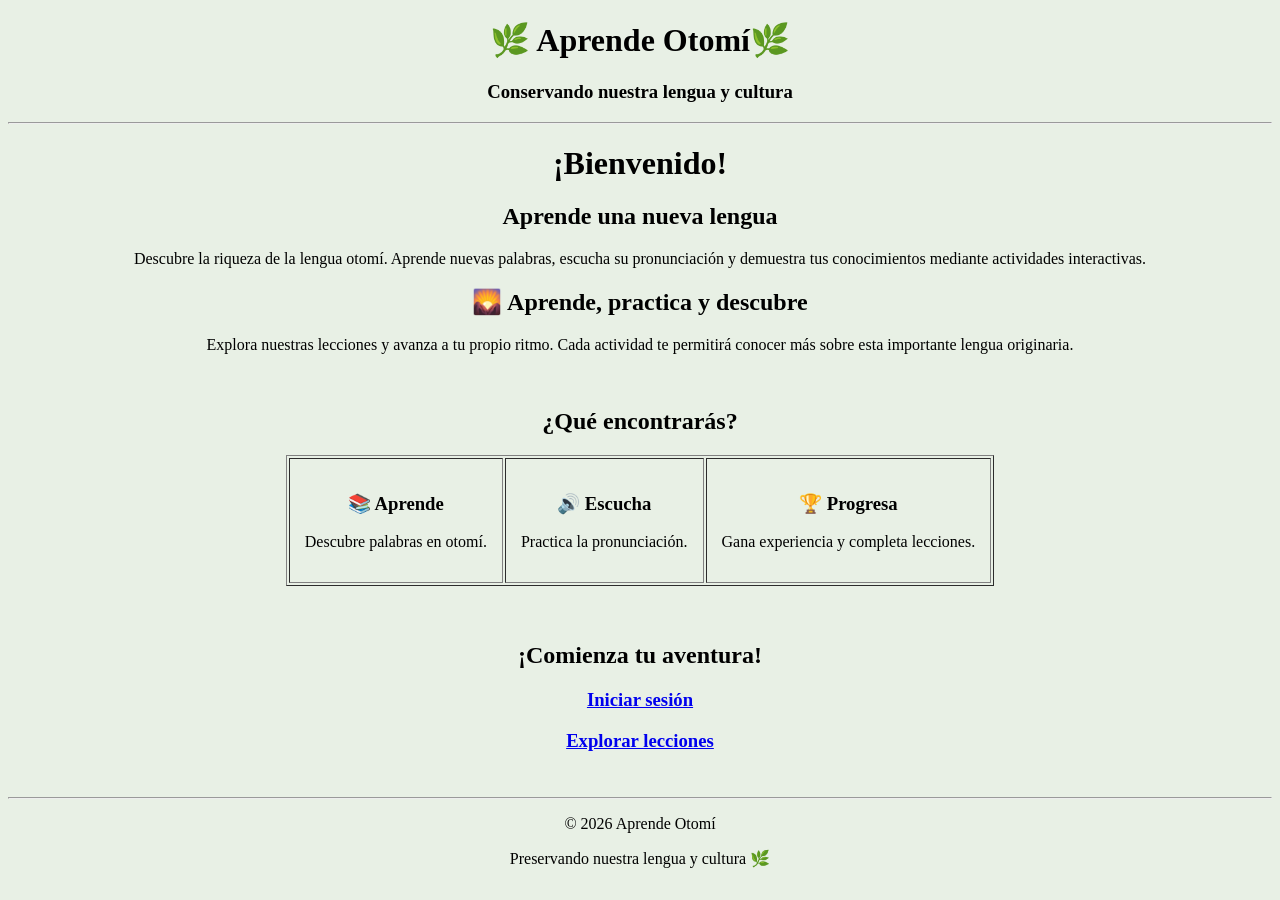
<file: index.html>
<!DOCTYPE html>
<html lang="es">

<head>
    <meta charset="UTF-8">
    <meta name="viewport" content="width=device-width, initial-scale=1.0">
    <title>Aprende Otomi</title>
</head>

<body bgcolor="#e8f0e5">

    <header>
        <center>
            <h1>🌿 Aprende Otomí🌿</h1>
            <h3>Conservando nuestra lengua y cultura</h3>
            <hr>
        </center>
    </header>

    <main>

        <center>
            <h1>¡Bienvenido!</h1>

            <h2>Aprende una nueva lengua</h2>

            <p>
                Descubre la riqueza de la lengua otomí.
                Aprende nuevas palabras, escucha su pronunciación
                y demuestra tus conocimientos mediante actividades
                interactivas.
            </p>

            <h2>🌄 Aprende, practica y descubre</h2>

            <p>
                Explora nuestras lecciones y avanza a tu propio ritmo.
                Cada actividad te permitirá conocer más sobre
                esta importante lengua originaria.
            </p>

            <br>

            <h2>¿Qué encontrarás?</h2>

            <table border="1" cellpadding="15">
                <tr>
                    <td align="center">
                        <h3>📚 Aprende</h3>
                        <p>Descubre palabras en otomí.</p>
                    </td>

                    <td align="center">
                        <h3>🔊 Escucha</h3>
                        <p>Practica la pronunciación.</p>
                    </td>

                    <td align="center">
                        <h3>🏆 Progresa</h3>
                        <p>Gana experiencia y completa lecciones.</p>
                    </td>
                </tr>
            </table>

            <br><br>

            <h2>¡Comienza tu aventura!</h2>

            <a href="login.html">
                <h3>Iniciar sesión</h3>
            </a>

            <a href="menu.html">
                <h3>Explorar lecciones</h3>
            </a>

        </center>

    </main>

    <br>

    <footer>
        <center>
            <hr>
            <p>© 2026 Aprende Otomí</p>
            <p>Preservando nuestra lengua y cultura 🌿</p>
        </center>
    </footer>

</body>
</html>
</file>
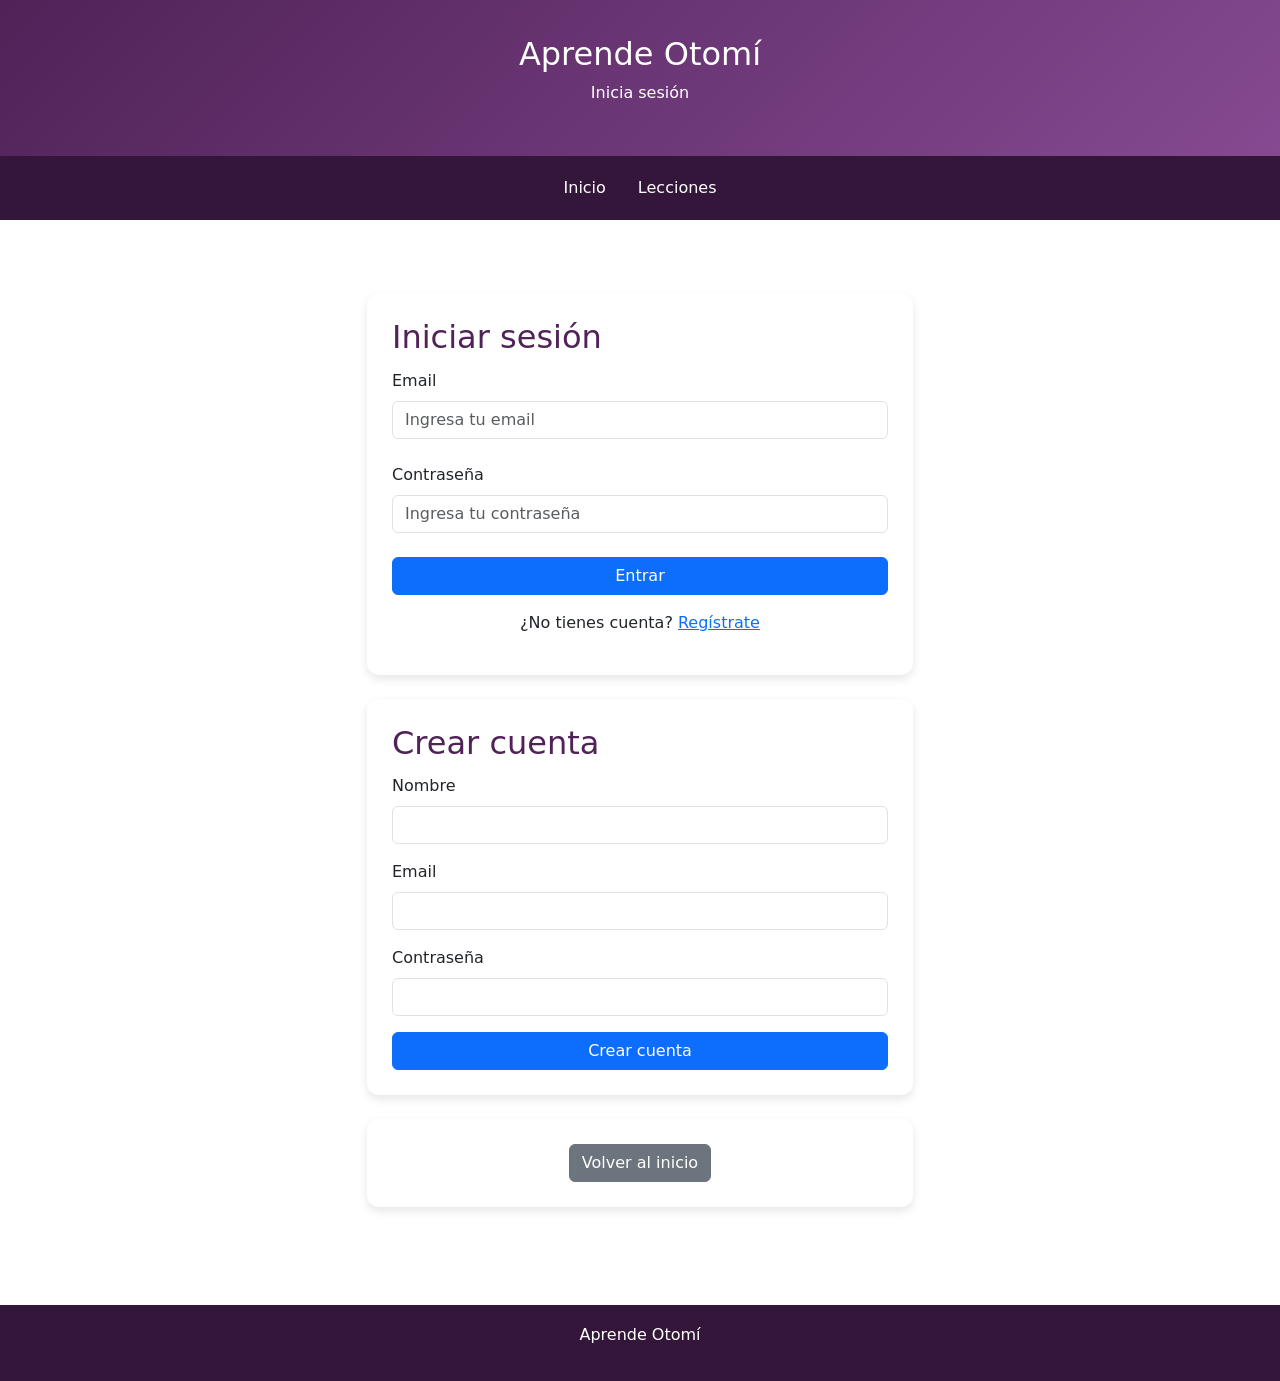
<file: login.html>
<!DOCTYPE html>
<html lang="es">
<head>
    <meta charset="UTF-8">
    <meta name="viewport" content="width=device-width, initial-scale=1.0">
    <title>Aprende Otomí | Mi cuenta</title>

    <link rel="stylesheet" href="style.css">
    <link href="https://cdn.jsdelivr.net/npm/bootstrap@5.3.3/dist/css/bootstrap.min.css" rel="stylesheet">
</head>

<body>

<header class="encabezado text-center">
    <h1>Aprende Otomí</h1>
    <p>Inicia sesión</p>
</header>

<nav class="navegacion">
    <a href="index.html">Inicio</a>
    <a href="menu.html">Lecciones</a>
</nav>

<main class="container py-5">
    <div class="row justify-content-center">
        <div class="col-md-6">

            <section class="tarjeta">
                <h2>Iniciar sesión</h2>

                <form action="login.php" method="POST">
                    <label for="email" class="form-label">Email</label>
                    <input type="email" name="email" id="email" class="form-control mb-4" placeholder="Ingresa tu email" required>

                    <label for="contrasena" class="form-label">Contraseña</label>
                    <input type="password" name="contrasena" id="contrasena" class="form-control mb-4" placeholder="Ingresa tu contraseña" required>

                    <button type="submit" class="btn btn-primary w-100">Entrar</button>
                </form>

                <p class="text-center mt-3">
                    ¿No tienes cuenta? <a href="#registro">Regístrate</a>
                </p>
            </section>

            <section class="tarjeta mt-4" id="registro">
                <h2>Crear cuenta</h2>

                <form action="registro.php" method="POST">
                    <label for="nombre" class="form-label">Nombre</label>
                    <input type="text" name="nombre" id="nombre" class="form-control mb-3" required>

                    <label for="emailRegistro" class="form-label">Email</label>
                    <input type="email" name="email" id="emailRegistro" class="form-control mb-3" required>

                    <label for="contrasenaRegistro" class="form-label">Contraseña</label>
                    <input type="password" name="contrasena" id="contrasenaRegistro" class="form-control mb-3" minlength="4" required>

                    <button type="submit" class="btn btn-primary w-100">Crear cuenta</button>
                </form>
            </section>

            <section class="tarjeta mt-4 text-center">
                <a href="index.html" class="btn btn-secondary">Volver al inicio</a>
            </section>

        </div>
    </div>
</main>

<footer class="text-center">
    <p>Aprende Otomí</p>
</footer>

</body>
</html>
</file>
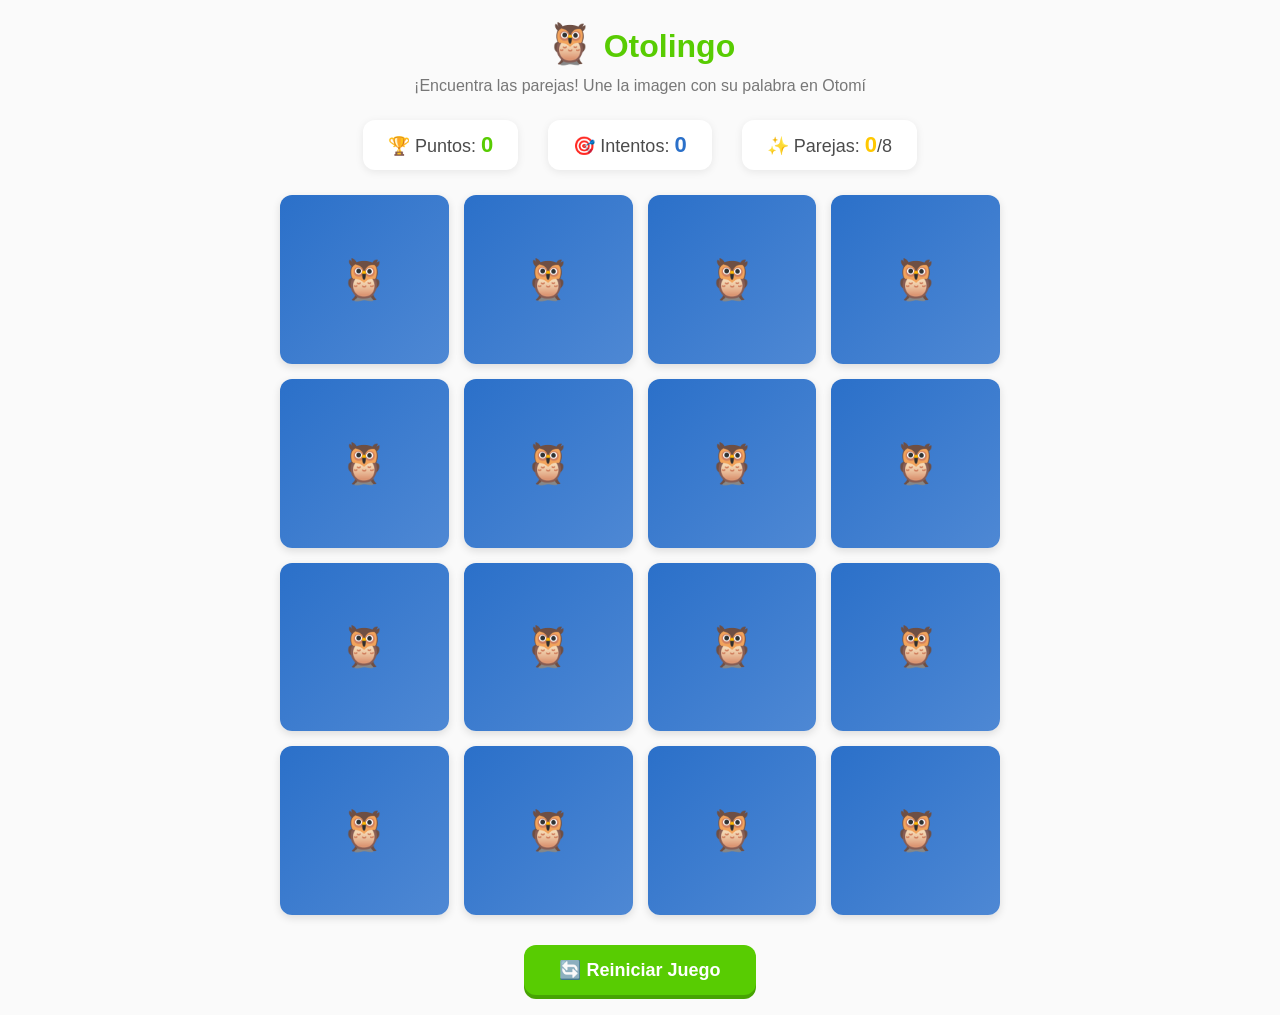
<file: memorama.html>
<!DOCTYPE html>
<html lang="es">
<head>
    <meta charset="UTF-8">
    <meta name="viewport" content="width=device-width, initial-scale=1.0">
    <title>Otolingo 🦉 - Memorama con Imágenes</title>
    <style>
        * {
            margin: 0;
            padding: 0;
            box-sizing: border-box;
            font-family: 'Arial Rounded MT Bold', sans-serif;
        }




        :root {
            --verde: #58CC02;
            --verde-oscuro: #46A302;
            --azul: #2B70C9;
            --azul-claro: #4E88D4;
            --amarillo: #FFC800;
            --rojo: #FF4B4B;
            --gris: #E5E5E5;
            --texto: #4B4B4B;
            --fondo: #FAFAFA;
        }




        body {
            background-color: var(--fondo);
            color: var(--texto);
            min-height: 100vh;
            padding: 20px;
        }




        header {
            text-align: center;
            margin-bottom: 25px;
        }




        h1 {
            font-size: 32px;
            color: var(--verde);
            margin-bottom: 10px;
        }




        h1 span {
            font-size: 40px;
        }




        .subtitulo {
            font-size: 16px;
            color: #777;
        }




        .info-juego {
            display: flex;
            justify-content: center;
            gap: 30px;
            margin-bottom: 25px;
            font-size: 18px;
            flex-wrap: wrap;
        }




        .puntuacion, .intentos, .encontrados {
            background: white;
            padding: 12px 25px;
            border-radius: 12px;
            box-shadow: 0 2px 8px rgba(0,0,0,0.08);
        }




        .puntuacion span { color: var(--verde); font-weight: bold; font-size: 22px; }
        .intentos span { color: var(--azul); font-weight: bold; font-size: 22px; }
        .encontrados span { color: var(--amarillo); font-weight: bold; font-size: 22px; }




        /* TABLERO */
        .tablero {
            max-width: 720px;
            margin: 0 auto;
            display: grid;
            grid-template-columns: repeat(4, 1fr);
            gap: 15px;
        }




        /* TARJETAS */
        .tarjeta {
            aspect-ratio: 1 / 1;
            position: relative;
            cursor: pointer;
            transform-style: preserve-3d;
            transition: transform 0.5s ease;
        }




        .tarjeta.volteada {
            transform: rotateY(180deg);
        }




        .cara {
            position: absolute;
            width: 100%;
            height: 100%;
            border-radius: 12px;
            display: flex;
            align-items: center;
            justify-content: center;
            backface-visibility: hidden;
            box-shadow: 0 3px 8px rgba(0,0,0,0.12);
        }




        .trasera {
            background: linear-gradient(135deg, var(--azul), var(--azul-claro));
            font-size: 40px;
        }




        .frente {
            background: white;
            border: 3px solid var(--amarillo);
            transform: rotateY(180deg);
            flex-direction: column;
            padding: 8px;
        }




        .emoji {
            font-size: 48px;
            margin-bottom: 5px;
        }




        .palabra {
            font-size: 16px;
            font-weight: bold;
            color: var(--azul);
            text-align: center;
        }




        .tarjeta.acertada .frente {
            background: #E8FFE8;
            border-color: var(--verde);
        }




        /* BOTONES */
        .contenedor-boton {
            text-align: center;
            margin-top: 30px;
        }




        .boton {
            background: var(--verde);
            color: white;
            border: none;
            padding: 14px 35px;
            font-size: 18px;
            border-radius: 12px;
            cursor: pointer;
            font-weight: bold;
            box-shadow: 0 4px 0 var(--verde-oscuro);
            transition: all 0.1s;
        }




        .boton:active {
            transform: translateY(4px);
            box-shadow: none;
        }




        /* MENSAJE FINAL */
        .mensaje-final {
            position: fixed;
            top: 50%;
            left: 50%;
            transform: translate(-50%, -50%);
            background: white;
            padding: 40px;
            border-radius: 20px;
            box-shadow: 0 6px 25px rgba(0,0,0,0.2);
            text-align: center;
            z-index: 100;
            display: none;
        }




        .mensaje-final h2 {
            font-size: 28px;
            color: var(--verde);
            margin-bottom: 15px;
        }




        .mensaje-final p {
            font-size: 18px;
            margin-bottom: 20px;
        }




        .oculto {
            display: none !important;
        }




        /* Responsivo */
        @media (max-width: 600px) {
            .tablero {
                grid-template-columns: repeat(3, 1fr);
            }
            .emoji {
                font-size: 36px;
            }
            .palabra {
                font-size: 13px;
            }
        }
    </style>
</head>
<body>




    <header>
        <h1><span>🦉</span> Otolingo</h1>
        <p class="subtitulo">¡Encuentra las parejas! Une la imagen con su palabra en Otomí</p>
    </header>




    <div class="info-juego">
        <div class="puntuacion">🏆 Puntos: <span id="puntos">0</span></div>
        <div class="intentos">🎯 Intentos: <span id="intentos">0</span></div>
        <div class="encontrados">✨ Parejas: <span id="encontrados">0</span>/8</div>
    </div>




    <div class="tablero" id="tablero"></div>




    <div class="contenedor-boton">
        <button class="boton" onclick="reiniciarJuego()">🔄 Reiniciar Juego</button>
    </div>




    <!-- MENSAJE FINAL -->
    <div class="mensaje-final" id="mensajeFinal">
        <h2>🎉 ¡Felicidades!</h2>
        <p>Has encontrado todas las parejas en <strong id="totalIntentos">0</strong> intentos</p>
        <p>Puntuación final: <strong id="puntosFinal">0</strong> puntos</p>
        <button class="boton" onclick="cerrarMensaje(); reiniciarJuego();">¡Jugar otra vez!</button>
    </div>




    <script>
        // ==========================================
        // BASE DE DATOS: IMAGEN ↔ PALABRA EN OTOMÍ
        // ==========================================
      const parejas = [
            { imagen: "🐕", palabra: "F'yo", nombre: "Perro" },
            { imagen: "🐱", palabra: "Mixtu", nombre: "Gato" },
            { imagen: "🏠", palabra: "Nguu", nombre: "Casa" },
            { imagen: "💧", palabra: "Deje", nombre: "Agua" },
            { imagen: "🌽", palabra: "dethä", nombre: "Maíz" },
            { imagen: "☀️", palabra: "Jädi", nombre: "Sol" },
            { imagen: "🌙", palabra: "Zänä", nombre: "Luna" },
            { imagen: "👋", palabra: "Jaxia", nombre: "Hola" }
        ];






        // ==========================================
        // VARIABLES DEL JUEGO
        // ==========================================
        let puntos = 0;
        let intentos = 0;
        let parejasEncontradas = 0;
        let tarjetasVolteadas = [];
        let bloqueado = false;




        // ==========================================
        // INICIAR JUEGO
        // ==========================================
        function iniciarJuego() {
            puntos = 0;
            intentos = 0;
            parejasEncontradas = 0;
            tarjetasVolteadas = [];
            bloqueado = false;
           
            actualizarPuntuacion();
            generarTarjetas();
        }




        // ==========================================
        // MEZCLAR ARRAY
        // ==========================================
        function mezclar(array) {
            return array.slice().sort(() => Math.random() - 0.5);
        }




        // ==========================================
        // GENERAR TARJETAS
        // ==========================================
        function generarTarjetas() {
            const tablero = document.getElementById('tablero');
            tablero.innerHTML = "";




            // Crear pares: una tarjeta con IMAGEN y otra con la PALABRA en Otomí
            let tarjetas = [];
            parejas.forEach((par, indice) => {
                // Tarjeta con imagen
                tarjetas.push({ tipo: "imagen", contenido: par.imagen, parId: indice });
                // Tarjeta con palabra en Otomí
                tarjetas.push({ tipo: "palabra", contenido: par.palabra, parId: indice });
            });




            // Mezclar las tarjetas
            tarjetas = mezclar(tarjetas);




            // Crear cada tarjeta en el HTML
            tarjetas.forEach((datos) => {
                const tarjeta = document.createElement('div');
                tarjeta.className = 'tarjeta';
                tarjeta.dataset.parId = datos.parId;
                tarjeta.dataset.tipo = datos.tipo;
               
                if (datos.tipo === "imagen") {
                    tarjeta.innerHTML = `
                        <div class="cara trasera">🦉</div>
                        <div class="cara frente">
                            <div class="emoji">${datos.contenido}</div>
                        </div>
                    `;
                } else {
                    tarjeta.innerHTML = `
                        <div class="cara trasera">🦉</div>
                        <div class="cara frente">
                            <div class="palabra">${datos.contenido}</div>
                        </div>
                    `;
                }
               
                tarjeta.onclick = () => voltearTarjeta(tarjeta);
                tablero.appendChild(tarjeta);
            });
        }




        // ==========================================
        // VOLTEAR TARJETA
        // ==========================================
        function voltearTarjeta(tarjeta) {
            if (bloqueado) return;
            if (tarjeta.classList.contains('volteada')) return;
            if (tarjeta.classList.contains('acertada')) return;




            tarjeta.classList.add('volteada');
            tarjetasVolteadas.push(tarjeta);




            if (tarjetasVolteadas.length === 2) {
                intentos++;
                actualizarPuntuacion();
                comprobarPareja();
            }
        }




        // ==========================================
        // COMPROBAR SI SON PAREJA
        // ==========================================
        function comprobarPareja() {
            bloqueado = true;
            const t1 = tarjetasVolteadas[0];
            const t2 = tarjetasVolteadas[1];




            if (t1.dataset.parId === t2.dataset.parId) {
                // ✅ ¡ENCONTRÓ LA PAREJA!
                puntos += 10;
                parejasEncontradas++;
               
                setTimeout(() => {
                    t1.classList.add('acertada');
                    t2.classList.add('acertada');
                    t1.style.cursor = "default";
                    t2.style.cursor = "default";
                    actualizarPuntuacion();
                   
                    if (parejasEncontradas === parejas.length) {
                        setTimeout(mostrarMensajeFinal, 500);
                    }
                   
                    tarjetasVolteadas = [];
                    bloqueado = false;
                }, 600);
               
            } else {
                // ❌ NO SON IGUALES
                setTimeout(() => {
                    t1.classList.remove('volteada');
                    t2.classList.remove('volteada');
                    tarjetasVolteadas = [];
                    bloqueado = false;
                }, 1000);
            }
        }




        function actualizarPuntuacion() {
            document.getElementById('puntos').textContent = puntos;
            document.getElementById('intentos').textContent = intentos;
            document.getElementById('encontrados').textContent = `${parejasEncontradas}`;
        }




        function mostrarMensajeFinal() {
            document.getElementById('totalIntentos').textContent = intentos;
            document.getElementById('puntosFinal').textContent = puntos;
            document.getElementById('mensajeFinal').style.display = "block";
        }




        function cerrarMensaje() {
            document.getElementById('mensajeFinal').style.display = "none";
        }




        function reiniciarJuego() {
            cerrarMensaje();
            iniciarJuego();
        }




        window.onload = iniciarJuego;
    </script>
</body>
</html>
</file>
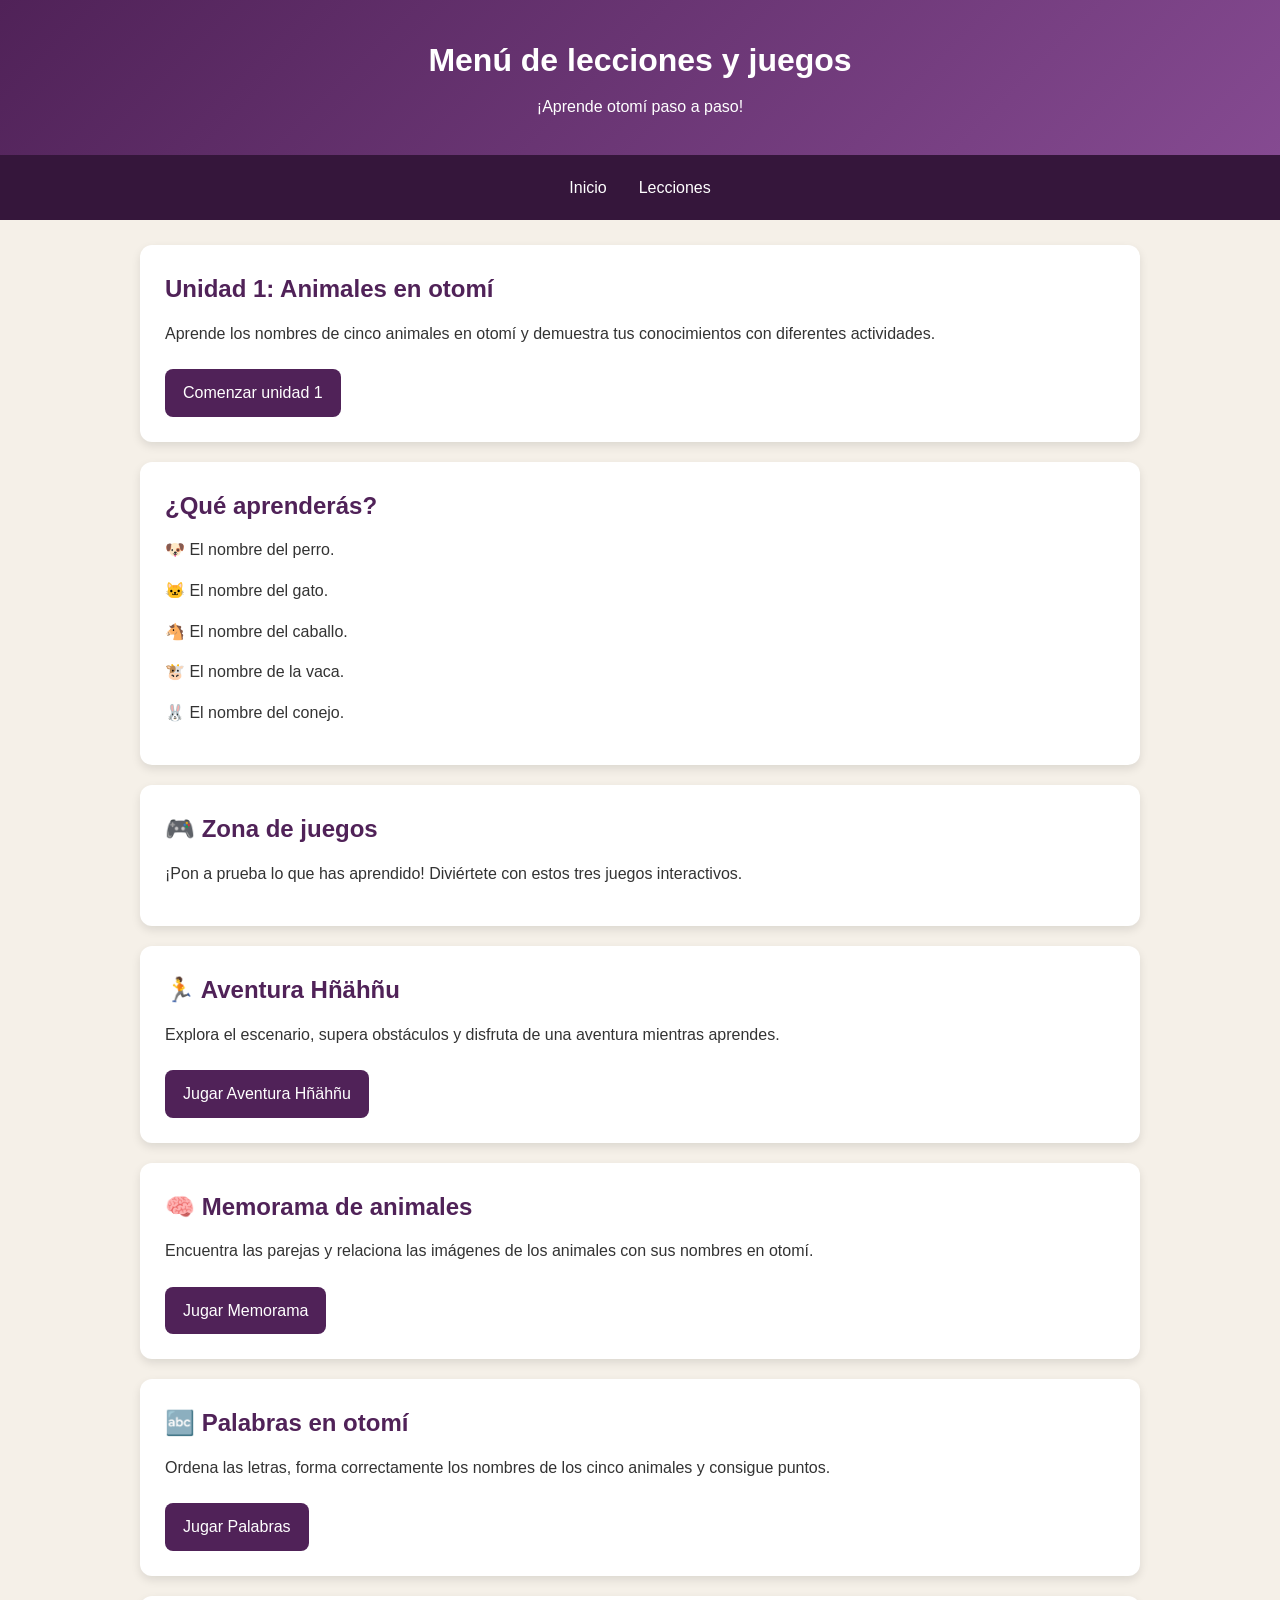
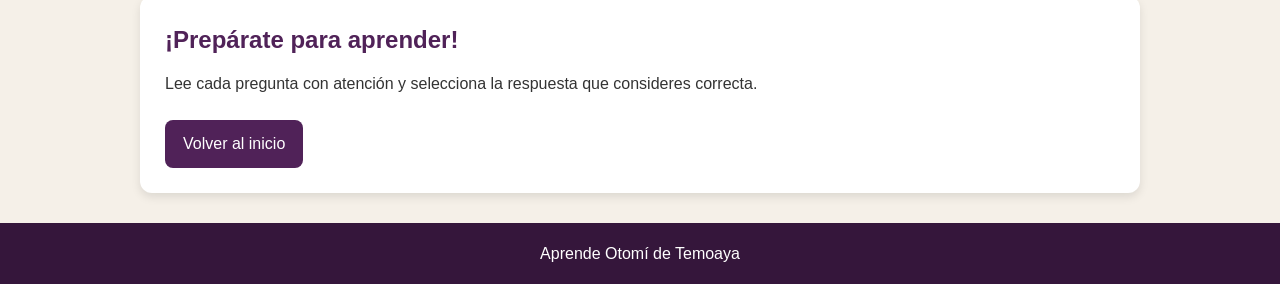
<file: menu.html>
<!DOCTYPE html>
<html lang="es">
<head>
    <meta charset="UTF-8">
    <meta name="viewport" content="width=device-width, initial-scale=1.0">
    <title>Menú de lecciones | Aprende Otomí</title>
    <link rel="stylesheet" href="style.css">
</head>

<body>

    <header class="encabezado">
        <h1>Menú de lecciones y juegos </h1>
        <p>¡Aprende otomí paso a paso!</p>
    </header>

    <nav class="navegacion">
        <a href="index.html">Inicio</a>
        <a href="menu.html">Lecciones</a>
    </nav>

    <main>

        <section class="tarjeta">
            <h2>Unidad 1: Animales en otomí</h2>

            <p>
                Aprende los nombres de cinco animales en otomí
                y demuestra tus conocimientos con diferentes actividades.
            </p>

            <a href="unidad1.html" class="boton">
                Comenzar unidad 1
            </a>
        </section>

        <section class="tarjeta">
            <h2>¿Qué aprenderás?</h2>

            <p>🐶 El nombre del perro.</p>
            <p>🐱 El nombre del gato.</p>
            <p>🐴 El nombre del caballo.</p>
            <p>🐮 El nombre de la vaca.</p>
            <p>🐰 El nombre del conejo.</p>
        </section>

        <section class="tarjeta">
            <h2>🎮 Zona de juegos</h2>

            <p>
                ¡Pon a prueba lo que has aprendido!
                Diviértete con estos tres juegos interactivos.
            </p>
        </section>

        <section class="tarjeta">
            <h2>🏃 Aventura Hñähñu</h2>

            <p>
                Explora el escenario, supera obstáculos
                y disfruta de una aventura mientras aprendes.
            </p>

            <a href="aventura.html" class="boton">
                Jugar Aventura Hñähñu
            </a>
        </section>

        <section class="tarjeta">
            <h2>🧠 Memorama de animales</h2>

            <p>
                Encuentra las parejas y relaciona las imágenes
                de los animales con sus nombres en otomí.
            </p>

            <a href="memorama.html" class="boton">
                Jugar Memorama
            </a>
        </section>

        <section class="tarjeta">
            <h2>🔤 Palabras en otomí</h2>

            <p>
                Ordena las letras, forma correctamente
                los nombres de los cinco animales y consigue puntos.
            </p>

            <a href="juego_palabras.html" class="boton">
                Jugar Palabras
            </a>
        </section>

        <section class="tarjeta">
            <h2>¡Prepárate para aprender!</h2>

            <p>
                Lee cada pregunta con atención y selecciona
                la respuesta que consideres correcta.
            </p>

            <a href="index.html" class="boton">
                Volver al inicio
            </a>
        </section>

    </main>

    <footer>
        <p>Aprende Otomí de Temoaya</p>
    </footer>

</body>
</html>
</file>
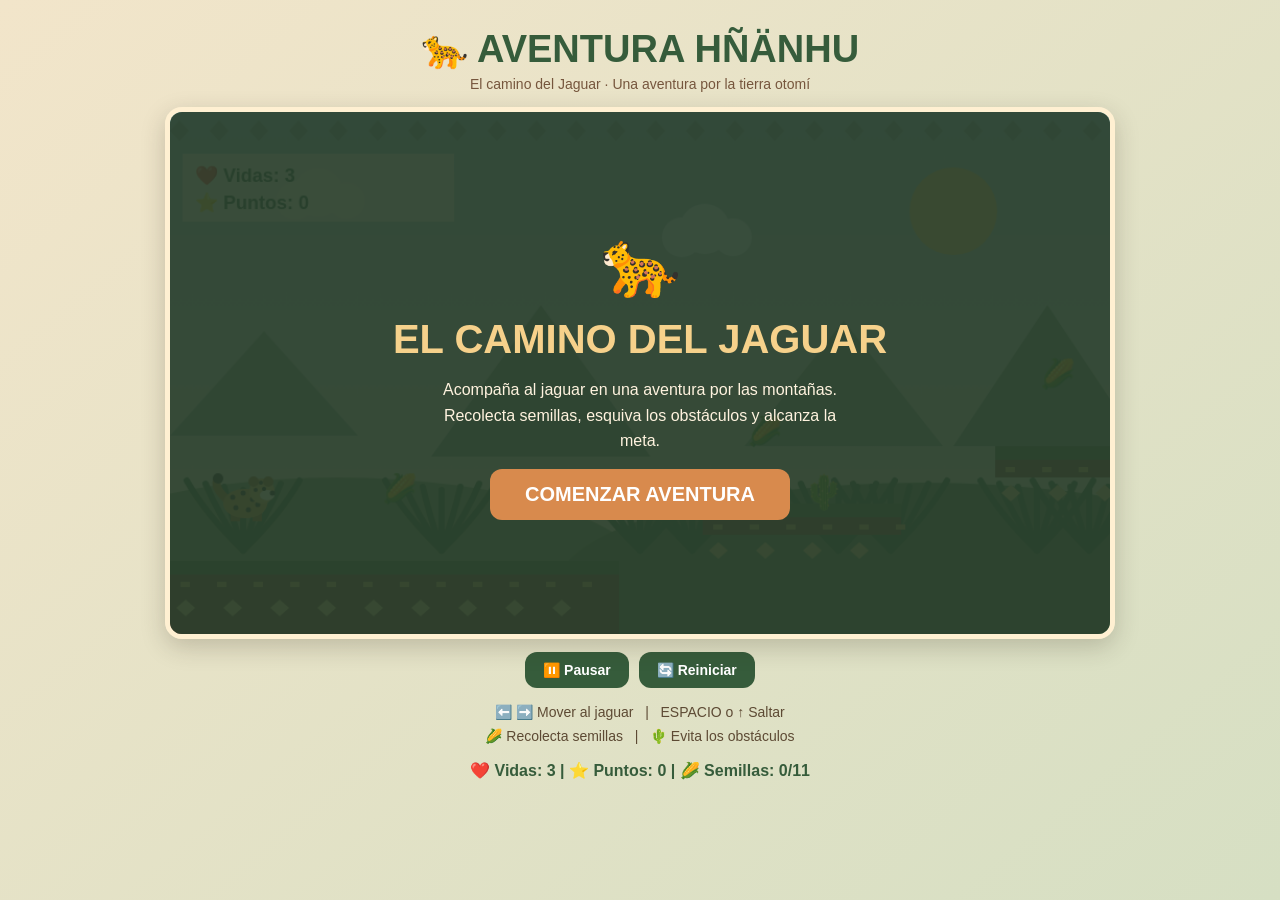
<file: saltar.html>
<!DOCTYPE html>
<html lang="es">
<head>
<meta charset="UTF-8">
<meta name="viewport" content="width=device-width, initial-scale=1.0">
<title>Aventura Hñähñu | El camino del Jaguar</title>

<style>
* {
    margin: 0;
    padding: 0;
    box-sizing: border-box;
}

:root {
    --verde: #365c3b;
    --verde-claro: #64834e;
    --tierra: #a75e3d;
    --naranja: #d88a4d;
    --crema: #fff0d2;
    --morado: #70477f;
}

body {
    min-height: 100vh;
    background: linear-gradient(140deg, #f2e5ca, #d6dfc3);
    font-family: Arial, sans-serif;
    text-align: center;
    padding: 15px;
    color: #423326;
}

h1 {
    color: var(--verde);
    margin: 12px 0 5px;
    font-size: clamp(25px, 5vw, 38px);
}

.subtitulo {
    color: #76563d;
    margin-bottom: 15px;
    font-size: 14px;
}

#contenedor {
    width: 950px;
    max-width: 100%;
    margin: auto;
    position: relative;
    overflow: hidden;
    border: 5px solid #fff0d2;
    border-radius: 17px;
    box-shadow: 0 8px 25px rgba(55, 44, 30, .22);
}

canvas {
    width: 100%;
    height: auto;
    display: block;
    background: #a9c8bd;
}

#menu {
    position: absolute;
    inset: 0;
    background: rgba(39, 61, 43, .91);
    color: white;
    display: flex;
    flex-direction: column;
    justify-content: center;
    align-items: center;
    gap: 15px;
    padding: 20px;
    z-index: 5;
}

#menu h2 {
    font-size: clamp(25px, 5vw, 40px);
    color: #f6d18b;
}

#menu p {
    color: #fff3df;
    max-width: 420px;
    line-height: 1.6;
}

.jaguar-logo {
    font-size: 65px;
}

button {
    border: none;
    cursor: pointer;
    font-weight: bold;
    border-radius: 12px;
    transition: .2s;
    touch-action: manipulation;
}

button:hover {
    filter: brightness(1.1);
    transform: translateY(-2px);
}

#botonJugar {
    background: #d88a4d;
    color: white;
    padding: 14px 35px;
    font-size: 20px;
}

.controles-superiores {
    display: flex;
    justify-content: center;
    gap: 10px;
    flex-wrap: wrap;
    margin: 13px auto;
}

.control {
    background: var(--verde);
    color: white;
    padding: 10px 18px;
    font-size: 14px;
}

.instrucciones {
    color: #5d4a34;
    margin: 12px 0;
    font-size: 14px;
    line-height: 1.7;
}

.controles-movil {
    display: flex;
    justify-content: center;
    gap: 18px;
    margin: 15px auto;
    user-select: none;
    -webkit-user-select: none;
}

.control-movil {
    width: 68px;
    height: 58px;
    background: var(--verde);
    color: white;
    font-size: 27px;
    touch-action: none;
}

.control-salto {
    background: var(--tierra);
    width: 105px;
    font-size: 16px;
}

.estado {
    color: var(--verde);
    font-weight: bold;
    min-height: 22px;
    margin: 8px;
}

@media (min-width: 750px) {
    .controles-movil {
        display: none;
    }
}

@media (max-width: 500px) {
    body {
        padding: 8px;
    }

    .control {
        padding: 9px 12px;
    }

    .controles-movil {
        gap: 10px;
    }
}
</style>
</head>

<body>

<h1>🐆 AVENTURA HÑÄNHU</h1>
<p class="subtitulo">El camino del Jaguar · Una aventura por la tierra otomí</p>

<div id="contenedor">

    <canvas id="juego" width="900" height="500"></canvas>

    <div id="menu">
        <div class="jaguar-logo">🐆</div>
        <h2 id="titulo">EL CAMINO DEL JAGUAR</h2>
        <p id="descripcion">
            Acompaña al jaguar en una aventura por las montañas.
            Recolecta semillas, esquiva los obstáculos y alcanza la meta.
        </p>
        <button id="botonJugar">COMENZAR AVENTURA</button>
    </div>

</div>

<div class="controles-superiores">
    <button class="control" id="pausar">⏸️ Pausar</button>
    <button class="control" id="reiniciar">🔄 Reiniciar</button>
</div>

<div class="instrucciones">
    ⬅️ ➡️ Mover al jaguar &nbsp; | &nbsp; ESPACIO o ↑ Saltar
    <br>
    🌽 Recolecta semillas &nbsp; | &nbsp; 🌵 Evita los obstáculos
</div>

<div class="controles-movil">
    <button class="control-movil" id="izquierda">◀</button>
    <button class="control-movil control-salto" id="saltar">SALTAR ⬆</button>
    <button class="control-movil" id="derecha">▶</button>
</div>

<p class="estado" id="estado">¡Prepárate para la aventura!</p>

<script>
const canvas = document.getElementById("juego");
const ctx = canvas.getContext("2d");

const menu = document.getElementById("menu");
const titulo = document.getElementById("titulo");
const descripcion = document.getElementById("descripcion");
const botonJugar = document.getElementById("botonJugar");
const estado = document.getElementById("estado");

const ANCHO = canvas.width;
const ALTO = canvas.height;
const GRAVEDAD = 0.65;
const META = 3500;

let jugador;
let plataformas = [];
let coleccionables = [];
let obstaculos = [];
let puntosControl = [];

let teclas = {};
let puntos = 0;
let vidas = 3;
let recolectados = 0;
let camara = 0;
let jugando = false;
let pausado = false;
let terminado = false;
let invulnerable = 0;
let tiempo = 0;
let ultimoTiempo = 0;
let raf = null;
let checkpoint = 50;

const colores = {
    verde: "#365c3b",
    tierra: "#a75e3d",
    crema: "#fff0d2",
    amarillo: "#e8bd66"
};

function crearMundo() {
    plataformas = [
        {x: 0, y: 430, w: 430, h: 70},
        {x: 510, y: 375, w: 190, h: 30},
        {x: 790, y: 320, w: 190, h: 30},
        {x: 1080, y: 405, w: 330, h: 95},
        {x: 1480, y: 350, w: 200, h: 30},
        {x: 1770, y: 295, w: 190, h: 30},
        {x: 2070, y: 420, w: 380, h: 80},
        {x: 2550, y: 355, w: 220, h: 30},
        {x: 2850, y: 310, w: 200, h: 30},
        {x: 3150, y: 410, w: 500, h: 90}
    ];

    coleccionables = [
        {x: 220, y: 370, tomado: false},
        {x: 570, y: 315, tomado: false},
        {x: 850, y: 260, tomado: false},
        {x: 1190, y: 340, tomado: false},
        {x: 1550, y: 290, tomado: false},
        {x: 1830, y: 235, tomado: false},
        {x: 2200, y: 350, tomado: false},
        {x: 2620, y: 295, tomado: false},
        {x: 2910, y: 250, tomado: false},
        {x: 3300, y: 345, tomado: false},
        {x: 3440, y: 345, tomado: false}
    ];

    obstaculos = [
        {x: 610, y: 345, w: 32, h: 30},
        {x: 1260, y: 375, w: 38, h: 30},
        {x: 2260, y: 390, w: 40, h: 30},
        {x: 2930, y: 280, w: 32, h: 30},
        {x: 3260, y: 380, w: 40, h: 30}
    ];

    puntosControl = [
        {x: 1450, activado: false},
        {x: 2500, activado: false}
    ];
}

function reiniciarDatos() {
    jugador = {
        x: 50,
        y: 350,
        w: 46,
        h: 40,
        vx: 0,
        vy: 0,
        suelo: false,
        direccion: 1,
        caminar: 0
    };

    puntos = 0;
    vidas = 3;
    recolectados = 0;
    camara = 0;
    invulnerable = 0;
    tiempo = 0;
    checkpoint = 50;

    crearMundo();
    actualizarEstado();
}

function iniciar() {
    if (raf !== null) {
        cancelAnimationFrame(raf);
        raf = null;
    }

    reiniciarDatos();

    jugando = true;
    pausado = false;
    terminado = false;

    menu.style.display = "none";
    document.getElementById("pausar").textContent = "⏸️ Pausar";
    estado.textContent = "🐆 ¡El jaguar comienza su aventura!";

    ultimoTiempo = performance.now();
    raf = requestAnimationFrame(bucle);
}

function actualizarEstado() {
    estado.textContent =
        "❤️ Vidas: " + vidas +
        " | ⭐ Puntos: " + puntos +
        " | 🌽 Semillas: " + recolectados + "/" + coleccionables.length;
}

function rectangulosColision(a, b) {
    return (
        a.x < b.x + b.w &&
        a.x + a.w > b.x &&
        a.y < b.y + b.h &&
        a.y + a.h > b.y
    );
}

function dibujarFondo() {
    const gradiente = ctx.createLinearGradient(0, 0, 0, 500);
    gradiente.addColorStop(0, "#a6c8c4");
    gradiente.addColorStop(1, "#f2d8ad");

    ctx.fillStyle = gradiente;
    ctx.fillRect(0, 0, ANCHO, ALTO);

    // Sol
    ctx.fillStyle = "#f3c76c";
    ctx.beginPath();
    ctx.arc(750, 95, 42, 0, Math.PI * 2);
    ctx.fill();

    // Montañas lejanas
    dibujarMontana(0, 310, 180, 100, "#93a98b");
    dibujarMontana(250, 330, 210, 145, "#819b7b");
    dibujarMontana(550, 320, 190, 120, "#91a784");
    dibujarMontana(750, 320, 180, 135, "#819c78");

    // Nubes
    ctx.fillStyle = "rgba(255,255,255,.75)";
    dibujarNube(120, 85);
    dibujarNube(490, 120);

    // Colinas
    ctx.fillStyle = "#8b9f6b";
    ctx.beginPath();
    ctx.ellipse(160, 450, 300, 100, 0, 0, Math.PI * 2);
    ctx.fill();

    ctx.fillStyle = "#6f8b59";
    ctx.beginPath();
    ctx.ellipse(720, 455, 350, 100, 0, 0, Math.PI * 2);
    ctx.fill();

    // Magueyes decorativos
    for (let i = 0; i < 8; i++) {
        const x = (i * 190 - camara * 0.35 % 1500 + 1500) % 1000;
        dibujarMaguey(x, 420);
    }

    // Decoración geométrica superior
    ctx.fillStyle = "rgba(87,75,48,.25)";
    for (let x = 0; x < ANCHO; x += 38) {
        ctx.beginPath();
        ctx.moveTo(x + 9, 8);
        ctx.lineTo(x + 18, 18);
        ctx.lineTo(x + 9, 28);
        ctx.lineTo(x, 18);
        ctx.closePath();
        ctx.fill();
    }
}

function dibujarMontana(x, y, ancho, alto, color) {
    ctx.fillStyle = color;
    ctx.beginPath();
    ctx.moveTo(x, y);
    ctx.lineTo(x + ancho / 2, y - alto);
    ctx.lineTo(x + ancho, y);
    ctx.closePath();
    ctx.fill();
}

function dibujarNube(x, y) {
    ctx.beginPath();
    ctx.arc(x, y, 19, 0, Math.PI * 2);
    ctx.arc(x + 22, y - 8, 24, 0, Math.PI * 2);
    ctx.arc(x + 49, y, 18, 0, Math.PI * 2);
    ctx.fill();
}

function dibujarMaguey(x, y) {
    ctx.save();
    ctx.translate(x, y);

    ctx.strokeStyle = "#486c43";
    ctx.lineWidth = 6;
    ctx.lineCap = "round";

    for (let i = -3; i <= 3; i++) {
        ctx.beginPath();
        ctx.moveTo(0, 0);
        ctx.quadraticCurveTo(i * 12, -35, i * 18, -58 - Math.abs(i) * 3);
        ctx.stroke();
    }

    ctx.restore();
}

function dibujarPlataformas() {
    plataformas.forEach(p => {
        const x = p.x - camara;

        if (x + p.w < 0 || x > ANCHO) return;

        ctx.fillStyle = "#815137";
        ctx.fillRect(x, p.y, p.w, p.h);

        ctx.fillStyle = "#5c7b46";
        ctx.fillRect(x, p.y, p.w, 13);

        ctx.fillStyle = "#d5a45e";
        for (let i = 10; i < p.w; i += 35) {
            ctx.fillRect(x + i, p.y + 20, 9, 5);
        }

        // Detalles geométricos
        ctx.fillStyle = "#e3bd78";
        for (let i = 15; i < p.w - 10; i += 45) {
            ctx.beginPath();
            ctx.moveTo(x + i, p.y + 37);
            ctx.lineTo(x + i + 9, p.y + 45);
            ctx.lineTo(x + i, p.y + 53);
            ctx.lineTo(x + i - 9, p.y + 45);
            ctx.closePath();
            ctx.fill();
        }
    });
}

function dibujarColeccionables() {
    coleccionables.forEach(c => {
        if (c.tomado) return;

        const x = c.x - camara;
        if (x < -30 || x > ANCHO + 30) return;

        ctx.font = "27px Arial";
        ctx.textAlign = "center";
        ctx.fillText("🌽", x, c.y);
    });
}

function dibujarObstaculos() {
    obstaculos.forEach(o => {
        const x = o.x - camara;

        if (x < -50 || x > ANCHO + 50) return;

        ctx.font = "32px Arial";
        ctx.textAlign = "center";
        ctx.fillText("🌵", x + o.w / 2, o.y + o.h);
    });
}

function dibujarCheckpoints() {
    puntosControl.forEach(p => {
        const x = p.x - camara;

        ctx.fillStyle = "#785139";
        ctx.fillRect(x, 330, 5, 100);

        ctx.fillStyle = p.activado ? "#f2c85e" : "#d88a4d";
        ctx.beginPath();
        ctx.moveTo(x + 5, 332);
        ctx.lineTo(x + 42, 345);
        ctx.lineTo(x + 5, 358);
        ctx.closePath();
        ctx.fill();

        ctx.font = "17px Arial";
        ctx.fillText(p.activado ? "⭐" : "🚩", x + 20, 315);
    });
}

function dibujarJaguar() {
    const x = jugador.x - camara;
    const y = jugador.y;

    ctx.save();

    if (jugador.direccion === -1) {
        ctx.translate(x + jugador.w, 0);
        ctx.scale(-1, 1);
    } else {
        ctx.translate(x, 0);
    }

    // Parpadeo de invulnerabilidad
    if (invulnerable > 0 && Math.floor(tiempo / 90) % 2 === 0) {
        ctx.globalAlpha = .4;
    }

    const movimiento = jugador.suelo && jugador.vx !== 0
        ? Math.sin(jugador.caminar) * 3
        : 0;

    // Cola
    ctx.strokeStyle = "#b77a32";
    ctx.lineWidth = 8;
    ctx.lineCap = "round";
    ctx.beginPath();
    ctx.moveTo(9, y + 25);
    ctx.quadraticCurveTo(-10, y + 10, -4, y + 1);
    ctx.stroke();

    ctx.fillStyle = "#372b20";
    ctx.beginPath();
    ctx.arc(-4, y + 1, 5, 0, Math.PI * 2);
    ctx.fill();

    // Patas
    ctx.fillStyle = "#a66b2e";
    ctx.fillRect(8, y + 30 + movimiento, 9, 12);
    ctx.fillRect(29, y + 30 - movimiento, 9, 12);

    // Cuerpo
    ctx.fillStyle = "#d99b45";
    ctx.beginPath();
    ctx.ellipse(22, y + 25, 21, 14, 0, 0, Math.PI * 2);
    ctx.fill();

    // Manchas del cuerpo
    ctx.fillStyle = "#392c20";

    const manchas = [
        [10, 19], [20, 15], [29, 21],
        [13, 29], [25, 31], [34, 26]
    ];

    manchas.forEach(m => {
        ctx.beginPath();
        ctx.arc(m[0], y + m[1], 2.5, 0, Math.PI * 2);
        ctx.fill();
    });

    // Cabeza
    ctx.fillStyle = "#e1ad58";
    ctx.beginPath();
    ctx.arc(38, y + 13, 12, 0, Math.PI * 2);
    ctx.fill();

    // Orejas
    ctx.fillStyle = "#a66b2e";
    ctx.beginPath();
    ctx.arc(30, y + 4, 5, 0, Math.PI * 2);
    ctx.arc(44, y + 4, 5, 0, Math.PI * 2);
    ctx.fill();

    // Hocico
    ctx.fillStyle = "#fff0d2";
    ctx.beginPath();
    ctx.ellipse(43, y + 17, 7, 5, 0, 0, Math.PI * 2);
    ctx.fill();

    // Nariz
    ctx.fillStyle = "#30251d";
    ctx.beginPath();
    ctx.arc(48, y + 15, 2.5, 0, Math.PI * 2);
    ctx.fill();

    // Ojo
    ctx.fillStyle = "#211d17";
    ctx.beginPath();
    ctx.arc(40, y + 11, 2, 0, Math.PI * 2);
    ctx.fill();

    // Manchas de la cabeza
    ctx.fillStyle = "#392c20";
    ctx.beginPath();
    ctx.arc(32, y + 12, 2, 0, Math.PI * 2);
    ctx.arc(37, y + 5, 2, 0, Math.PI * 2);
    ctx.fill();

    ctx.restore();
}

function dibujarMeta() {
    const x = META - camara;

    if (x < -60 || x > ANCHO + 60) return;

    ctx.fillStyle = "#69472e";
    ctx.fillRect(x, 270, 8, 160);

    ctx.fillStyle = "#f0c36a";
    ctx.fillRect(x + 8, 270, 75, 42);

    ctx.fillStyle = "#365c3b";
    ctx.font = "bold 13px Arial";
    ctx.textAlign = "center";
    ctx.fillText("META", x + 45, 296);

    ctx.font = "28px Arial";
    ctx.fillText("🏁", x + 15, 258);
}

function dibujarHUD() {
    ctx.fillStyle = "rgba(255,240,210,.9)";
    ctx.fillRect(12, 40, 260, 65);

    ctx.fillStyle = "#365c3b";
    ctx.font = "bold 18px Arial";
    ctx.textAlign = "left";

    ctx.fillText("❤️ Vidas: " + vidas, 24, 67);
    ctx.fillText("⭐ Puntos: " + puntos, 24, 93);
}

function dibujarMundo() {
    ctx.clearRect(0, 0, ANCHO, ALTO);

    dibujarFondo();
    dibujarPlataformas();
    dibujarColeccionables();
    dibujarObstaculos();
    dibujarCheckpoints();
    dibujarMeta();
    dibujarJaguar();
    dibujarHUD();
}

function moverJugador() {
    if (invulnerable > 0) {
        invulnerable -= 16;
    }

    jugador.vx = 0;

    if (teclas.ArrowRight || teclas.KeyD) {
        jugador.vx = 4.5;
        jugador.direccion = 1;
    }

    if (teclas.ArrowLeft || teclas.KeyA) {
        jugador.vx = -4.5;
        jugador.direccion = -1;
    }

    if (jugador.vx !== 0) {
        jugador.caminar += .18;
    }

    // Movimiento horizontal
    jugador.x += jugador.vx;

    jugador.x = Math.max(0, Math.min(jugador.x, META + 100));

    // Gravedad
    const anteriorY = jugador.y;
    jugador.vy += GRAVEDAD;
    jugador.y += jugador.vy;

    jugador.suelo = false;

    // Colisiones con plataformas
    plataformas.forEach(p => {
        const horizontal =
            jugador.x + jugador.w > p.x &&
            jugador.x < p.x + p.w;

        const anteriorAbajo = anteriorY + jugador.h;
        const nuevoAbajo = jugador.y + jugador.h;

        if (
            horizontal &&
            jugador.vy >= 0 &&
            anteriorAbajo <= p.y + 5 &&
            nuevoAbajo >= p.y
        ) {
            jugador.y = p.y - jugador.h;
            jugador.vy = 0;
            jugador.suelo = true;
        }
    });

    // Caída
    if (jugador.y > ALTO + 100) {
        perderVida();
        return;
    }

    // Recolectar semillas
    coleccionables.forEach(c => {
        if (c.tomado) return;

        const objeto = {
            x: c.x - 10,
            y: c.y - 25,
            w: 25,
            h: 30
        };

        if (rectangulosColision(jugador, objeto)) {
            c.tomado = true;
            puntos += 10;
            recolectados++;
            actualizarEstado();
        }
    });

    // Obstáculos
    if (invulnerable <= 0) {
        for (const o of obstaculos) {
            if (rectangulosColision(jugador, o)) {
                perderVida();
                return;
            }
        }
    }

    // Checkpoints
    puntosControl.forEach(p => {
        if (!p.activado && jugador.x >= p.x) {
            p.activado = true;
            checkpoint = p.x + 30;
            estado.textContent = "🚩 ¡Punto de control alcanzado!";
        }
    });

    // Meta
    if (jugador.x >= META) {
        finalizar(true);
        return;
    }

    // Cámara
    camara = Math.max(0, Math.min(jugador.x - 250, META - 600));
}

function perderVida() {
    if (invulnerable > 0) return;

    vidas--;
    invulnerable = 1500;

    jugador.x = checkpoint;
    jugador.y = 250;
    jugador.vy = 0;
    jugador.vx = 0;

    if (vidas <= 0) {
        finalizar(false);
    } else {
        estado.textContent = "¡Cuidado! Perdiste una vida. Continúa la aventura.";
        actualizarEstado();
    }
}

function finalizar(victoria) {
    jugando = false;
    pausado = false;
    terminado = true;

    if (raf !== null) {
        cancelAnimationFrame(raf);
        raf = null;
    }

    menu.style.display = "flex";

    if (victoria) {
        titulo.textContent = "🎉 ¡AVENTURA COMPLETADA!";
        descripcion.textContent =
            "¡El jaguar llegó a su destino! Recolectaste " +
            recolectados + " semillas y obtuviste " + puntos + " puntos.";
        botonJugar.textContent = "JUGAR OTRA VEZ";
        estado.textContent = "🏆 ¡Felicidades, completaste la aventura!";
    } else {
        titulo.textContent = "🐆 FIN DE LA AVENTURA";
        descripcion.textContent =
            "El jaguar necesita descansar. Conseguistes " +
            puntos + " puntos y " + recolectados + " semillas.";
        botonJugar.textContent = "INTENTAR OTRA VEZ";
        estado.textContent = "¡Puedes intentarlo de nuevo!";
    }
}

function pausarJuego() {
    if (!jugando || terminado) return;

    pausado = !pausado;

    document.getElementById("pausar").textContent =
        pausado ? "▶️ Continuar" : "⏸️ Pausar";

    if (pausado) {
        estado.textContent = "⏸️ Aventura pausada";
        if (raf !== null) {
            cancelAnimationFrame(raf);
            raf = null;
        }
    } else {
        estado.textContent = "🐆 ¡Continúa tu aventura!";
        ultimoTiempo = performance.now();
        raf = requestAnimationFrame(bucle);
    }
}

function bucle(tiempoActual) {
    if (!jugando || pausado) {
        raf = null;
        return;
    }

    const delta = Math.min(tiempoActual - ultimoTiempo, 32);
    ultimoTiempo = tiempoActual;
    tiempo += delta;

    moverJugador();
    dibujarMundo();

    if (jugando && !pausado) {
        raf = requestAnimationFrame(bucle);
    } else {
        raf = null;
    }
}

// Teclado
document.addEventListener("keydown", e => {
    if (["ArrowRight", "ArrowLeft", "ArrowUp", "Space"].includes(e.code)) {
        e.preventDefault();
    }

    teclas[e.code] = true;

    if (
        (e.code === "Space" || e.code === "ArrowUp" || e.code === "KeyW") &&
        jugando &&
        !pausado &&
        jugador.suelo
    ) {
        jugador.vy = -13;
        jugador.suelo = false;
    }
});

document.addEventListener("keyup", e => {
    teclas[e.code] = false;
});

window.addEventListener("blur", () => {
    teclas = {};

    if (jugando && !pausado) {
        pausarJuego();
    }
});

// Controles táctiles
function configurarBoton(id, codigo) {
    const boton = document.getElementById(id);

    boton.addEventListener("pointerdown", e => {
        e.preventDefault();

        teclas[codigo] = true;

        if (codigo === "Space" && jugando && !pausado && jugador.suelo) {
            jugador.vy = -13;
            jugador.suelo = false;
        }

        boton.setPointerCapture(e.pointerId);
    });

    function soltar() {
        teclas[codigo] = false;
    }

    boton.addEventListener("pointerup", soltar);
    boton.addEventListener("pointercancel", soltar);
    boton.addEventListener("lostpointercapture", soltar);
}

configurarBoton("izquierda", "ArrowLeft");
configurarBoton("derecha", "ArrowRight");
configurarBoton("saltar", "Space");

// Botones principales
botonJugar.addEventListener("click", iniciar);

document.getElementById("pausar").addEventListener("click", pausarJuego);

document.getElementById("reiniciar").addEventListener("click", () => {
    iniciar();
});

// Pantalla inicial
reiniciarDatos();
dibujarMundo();
</script>

</body>
</html>
</file>
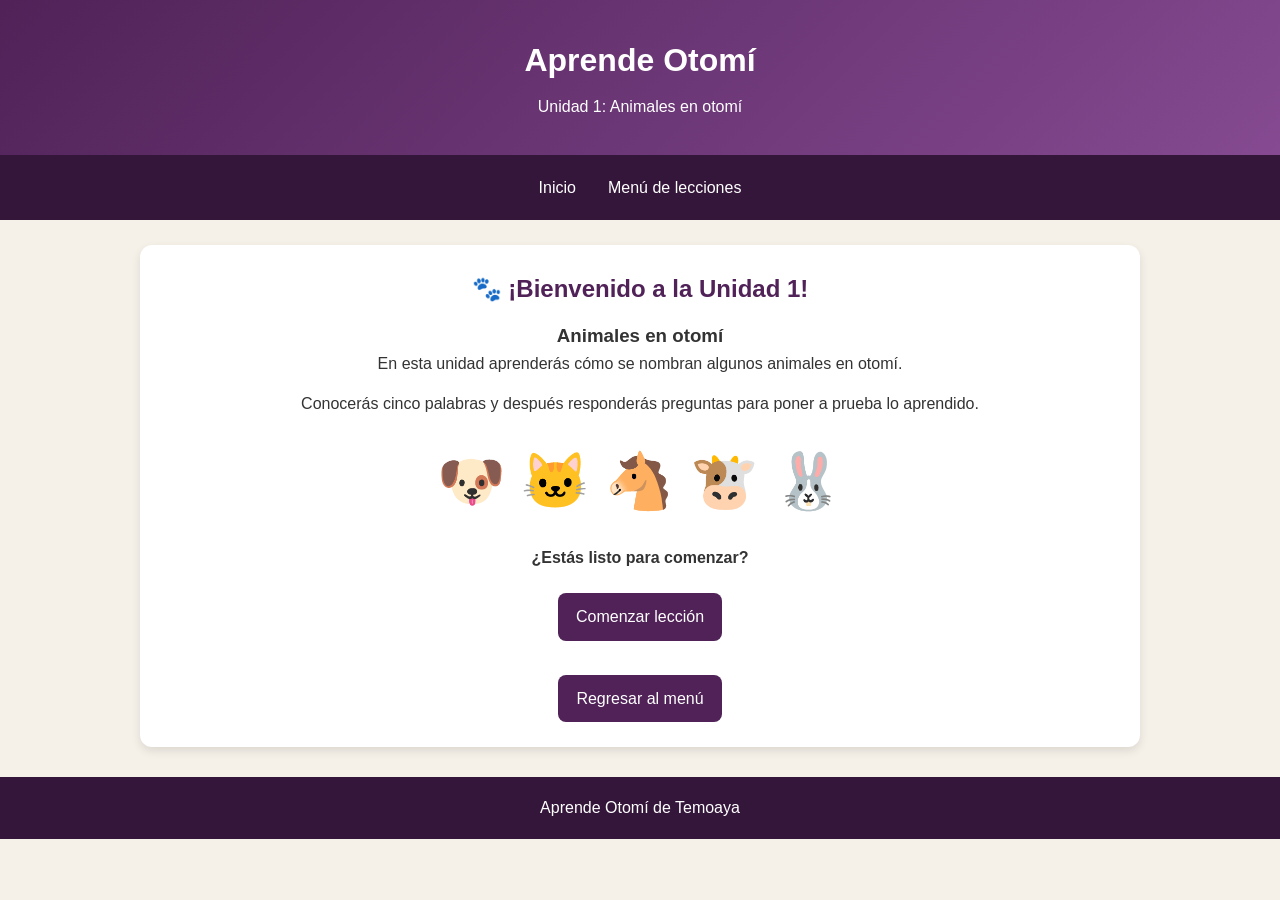
<file: unidad1.html>
<!DOCTYPE html>
<html lang="es">
<head>
    <meta charset="UTF-8">
    <meta name="viewport" content="width=device-width, initial-scale=1.0">
    <title>Unidad 1 | Animales en otomí</title>
    <link rel="stylesheet" href="style.css">
</head>
<body>

    <header class="encabezado">
        <h1>Aprende Otomí</h1>
        <p>Unidad 1: Animales en otomí</p>
    </header>

    <nav class="navegacion">
        <a href="index.html">Inicio</a>
        <a href="menu.html">Menú de lecciones</a>
    </nav>

    <main>
        <section class="tarjeta" style="text-align: center;">

            <h2>🐾 ¡Bienvenido a la Unidad 1!</h2>

            <h3>Animales en otomí</h3>

            <p>
                En esta unidad aprenderás cómo se nombran
                algunos animales en otomí.
            </p>

            <p>
                Conocerás cinco palabras y después responderás
                preguntas para poner a prueba lo aprendido.
            </p>

            <div style="font-size: 55px; margin: 20px 0;">
                🐶 🐱 🐴 🐮 🐰
            </div>

            <p><strong>¿Estás listo para comenzar?</strong></p>

            <a href="leccion1.html" class="boton">
                Comenzar lección
            </a>

            <br><br>

            <a href="menu.html" class="boton">
                Regresar al menú
            </a>

        </section>
    </main>

    <footer>
        <p>Aprende Otomí de Temoaya</p>
    </footer>

</body>
</html>
</file>
<file: style.css>
/* DISEÑO GENERAL */

* {
    margin: 0;
        padding: 0;
            box-sizing: border-box;
            }

            body {
                font-family: Arial, sans-serif;
                    background-color: #f5f0e8;
                        color: #333;
                            line-height: 1.6;
                            }

                            /* ENCABEZADO */

                            .encabezado {
                                background: linear-gradient(135deg, #502258, #854a91);
                                    color: white;
                                        text-align: center;
                                            padding: 35px 15px;
                                            }

                                            .encabezado h1 {
                                                font-size: 32px;
                                                    margin-bottom: 8px;
                                                    }

                                                    .encabezado p {
                                                        font-size: 16px;
                                                        }

                                                        /* MENÚ DE NAVEGACIÓN */

                                                        .navegacion {
                                                            background-color: #35163b;
                                                                display: flex;
                                                                    justify-content: center;
                                                                        flex-wrap: wrap;
                                                                            gap: 8px;
                                                                                padding: 12px;
                                                                                }

                                                                                .navegacion a {
                                                                                    color: white;
                                                                                        text-decoration: none;
                                                                                            padding: 8px 12px;
                                                                                                border-radius: 6px;
                                                                                                    transition: 0.3s;
                                                                                                    }

                                                                                                    .navegacion a:hover {
                                                                                                        background-color: #854a91;
                                                                                                        }

                                                                                                        /* CONTENIDO PRINCIPAL */

                                                                                                        main {
                                                                                                            width: 90%;
                                                                                                                max-width: 1000px;
                                                                                                                    margin: 25px auto;
                                                                                                                    }

                                                                                                                    .tarjeta {
                                                                                                                        background-color: white;
                                                                                                                            padding: 25px;
                                                                                                                                margin-bottom: 20px;
                                                                                                                                    border-radius: 12px;
                                                                                                                                        box-shadow: 0 4px 10px rgba(0, 0, 0, 0.10);
                                                                                                                                        }

                                                                                                                                        .tarjeta h2 {
                                                                                                                                            color: #502258;
                                                                                                                                                margin-bottom: 12px;
                                                                                                                                                }

                                                                                                                                                .tarjeta p {
                                                                                                                                                    margin-bottom: 15px;
                                                                                                                                                    }

                                                                                                                                                    /* BOTONES */

                                                                                                                                                    .boton {
                                                                                                                                                        display: inline-block;
                                                                                                                                                            background-color: #502258;
                                                                                                                                                                color: white;
                                                                                                                                                                    text-decoration: none;
                                                                                                                                                                        padding: 11px 18px;
                                                                                                                                                                            border-radius: 8px;
                                                                                                                                                                                margin-top: 8px;
                                                                                                                                                                                    transition: 0.3s;
                                                                                                                                                                                    }

                                                                                                                                                                                    .boton:hover {
                                                                                                                                                                                        background-color: #854a91;
                                                                                                                                                                                        }

                                                                                                                                                                                        /* PIE DE PÁGINA */

                                                                                                                                                                                        footer {
                                                                                                                                                                                            background-color: #35163b;
                                                                                                                                                                                                color: white;
                                                                                                                                                                                                    text-align: center;
                                                                                                                                                                                                        padding: 18px;
                                                                                                                                                                                                            margin-top: 30px;
                                                                                                                                                                                                            }

                                                                                                                                                                                                            /* ADAPTACIÓN A CELULARES */

                                                                                                                                                                                                            @media (max-width: 600px) {
                                                                                                                                                                                                                .encabezado h1 {
                                                                                                                                                                                                                        font-size: 26px;
                                                                                                                                                                                                                            }

                                                                                                                                                                                                                                .navegacion {
                                                                                                                                                                                                                                        flex-direction: column;
                                                                                                                                                                                                                                                text-align: center;
                                                                                                                                                                                                                                                    }

                                                                                                                                                                                                                                                        .navegacion a {
                                                                                                                                                                                                                                                                display: block;
                                                                                                                                                                                                                                                                    }

                                                                                                                                                                                                                                                                        main {
                                                                                                                                                                                                                                                                                width: 94%;
                                                                                                                                                                                                                                                                                    }

                                                                                                                                                                                                                                                                                        .tarjeta {
                                                                                                                                                                                                                                                                                                padding: 18px;
                                                                                                                                                                                                                                                                                                    }
                                                                                                                                                                                                                                                                                                    }
</file>
